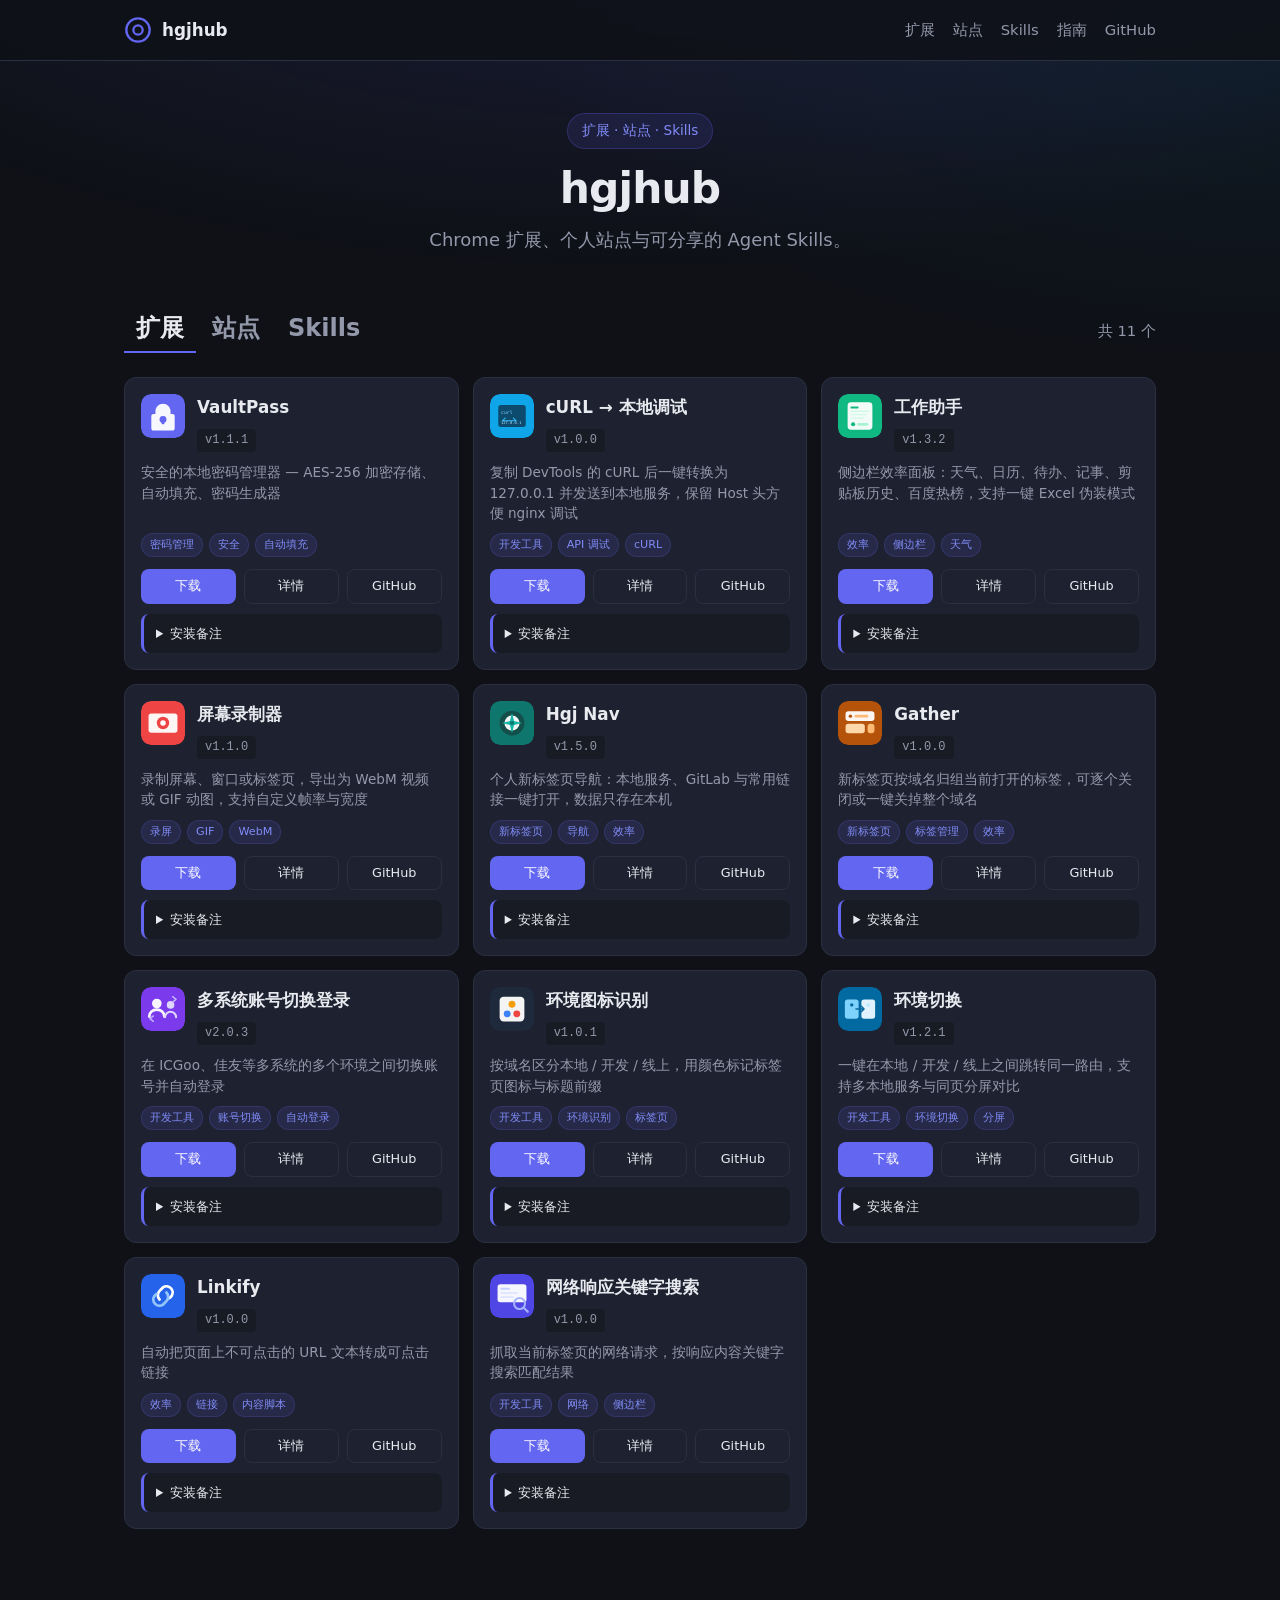
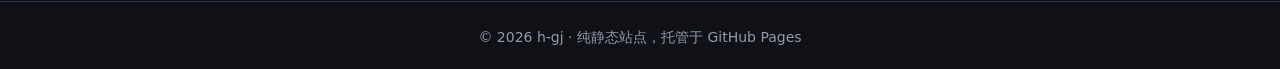
<file: index.html>
<!DOCTYPE html>
<html lang="zh-CN">
<head>
  <meta charset="UTF-8">
  <meta name="viewport" content="width=device-width, initial-scale=1.0">
  <meta name="description" content="h-gj 的公开货架：Chrome 扩展、个人站点与可分享的 Agent Skills">
  <title>hgjhub</title>
  <link rel="stylesheet" href="css/style.css?v=7">
  <link rel="icon" href="assets/icons/vault-pass.svg" type="image/svg+xml">
</head>
<body>
  <header class="site-header">
    <div class="container">
      <div class="header-inner">
        <a class="logo" href="./">
          <span class="logo-icon" aria-hidden="true">
            <svg viewBox="0 0 24 24" fill="none" stroke="currentColor" stroke-width="2">
              <circle cx="12" cy="12" r="10"/>
              <circle cx="12" cy="12" r="4"/>
            </svg>
          </span>
          <span id="site-title">hgjhub</span>
        </a>
        <nav class="header-nav">
          <a href="./#extensions">扩展</a>
          <a href="./#sites">站点</a>
          <a href="./#skills">Skills</a>
          <a href="install.html">指南</a>
          <a id="github-link" href="https://github.com/h-gj" target="_blank" rel="noopener">GitHub</a>
        </nav>
      </div>
    </div>
  </header>

  <main>
    <section class="hero">
      <div class="container">
        <p class="hero-badge" id="hero-badge">扩展 · 站点 · Skills</p>
        <h1 id="hero-title">hgjhub</h1>
        <p class="hero-subtitle" id="hero-subtitle">Chrome 扩展、个人站点与可分享的 Agent Skills。</p>
      </div>
    </section>

    <section class="extensions-section" id="catalog">
      <div class="container">
        <div class="section-head">
          <div class="catalog-tabs" role="tablist" aria-label="目录">
            <button type="button" class="catalog-tab" role="tab" id="tab-extensions" data-tab="extensions" aria-controls="home-catalog-grid" aria-selected="true">扩展</button>
            <button type="button" class="catalog-tab" role="tab" id="tab-sites" data-tab="sites" aria-controls="home-catalog-grid" aria-selected="false">站点</button>
            <button type="button" class="catalog-tab" role="tab" id="tab-skills" data-tab="skills" aria-controls="home-catalog-grid" aria-selected="false">Skills</button>
          </div>
          <p id="catalog-count">加载中…</p>
        </div>
        <p class="section-note" id="note-sites" hidden>标有「学习复刻」的站点是非官方学习件，与原站作者无关。</p>
        <p class="section-note" id="note-skills" hidden>下载 zip 后解压到 <code>~/.cursor/skills/&lt;name&gt;/</code>。详见<a href="install.html#skills">安装指南</a>。</p>
        <div class="extensions-grid" id="home-catalog-grid" role="tabpanel" aria-labelledby="tab-extensions" aria-live="polite"></div>
      </div>
    </section>
  </main>

  <footer class="site-footer">
    <div class="container">
      <p>© <span id="year"></span> <a id="footer-github" href="https://github.com/h-gj" target="_blank" rel="noopener">h-gj</a> · 纯静态站点，托管于 GitHub Pages</p>
    </div>
  </footer>

  <script src="js/shared.js?v=4"></script>
  <script src="js/main.js?v=4"></script>
</body>
</html>
</file>
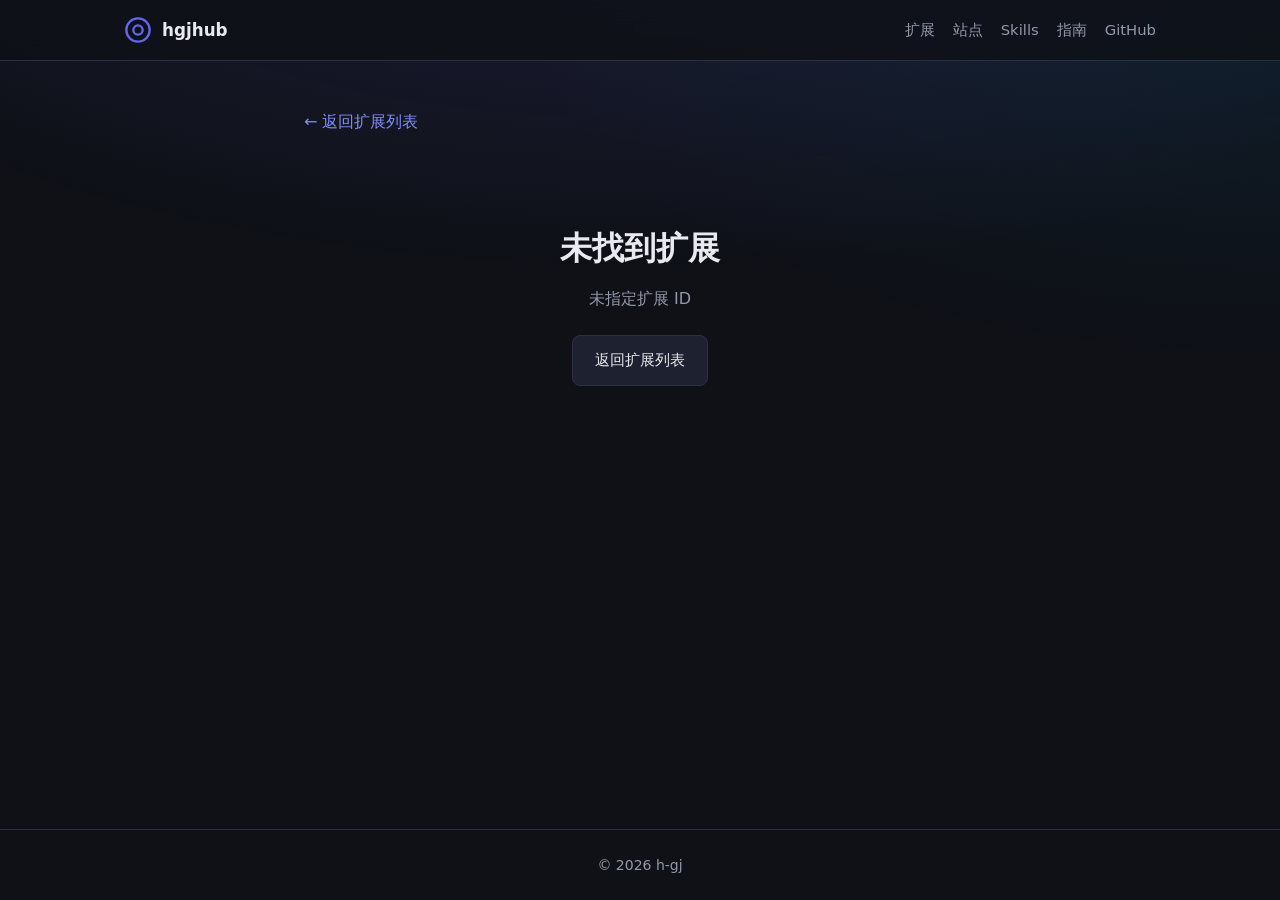
<file: detail.html>
<!DOCTYPE html>
<html lang="zh-CN">
<head>
  <meta charset="UTF-8">
  <meta name="viewport" content="width=device-width, initial-scale=1.0">
  <meta name="description" content="">
  <title>扩展详情 · hgjhub</title>
  <link rel="stylesheet" href="css/style.css?v=3">
  <link rel="icon" href="assets/icons/vault-pass.svg" type="image/svg+xml">
</head>
<body>
  <header class="site-header">
    <div class="container">
      <div class="header-inner">
        <a class="logo" href="./">
          <span class="logo-icon" aria-hidden="true">
            <svg viewBox="0 0 24 24" fill="none" stroke="currentColor" stroke-width="2">
              <circle cx="12" cy="12" r="10"/>
              <circle cx="12" cy="12" r="4"/>
            </svg>
          </span>
          <span id="site-title">hgjhub</span>
        </a>
        <nav class="header-nav">
          <a href="extensions.html">扩展</a>
          <a href="sites.html">站点</a>
          <a href="skills.html">Skills</a>
          <a href="install.html">指南</a>
          <a id="github-link" href="https://github.com/h-gj" target="_blank" rel="noopener">GitHub</a>
        </nav>
      </div>
    </div>
  </header>

  <main class="page-main" id="detail-main" aria-live="polite">
    <div class="container container-narrow">
      <p class="back-link back-link-top"><a href="extensions.html">← 返回扩展列表</a></p>
      <div id="detail-content">
        <p class="loading-text">加载中…</p>
      </div>
    </div>
  </main>

  <footer class="site-footer">
    <div class="container">
      <p>© <span id="year"></span> <a id="footer-github" href="https://github.com/h-gj" target="_blank" rel="noopener">h-gj</a></p>
    </div>
  </footer>

  <script src="js/shared.js?v=3"></script>
  <script src="js/detail.js?v=3"></script>
</body>
</html>
</file>
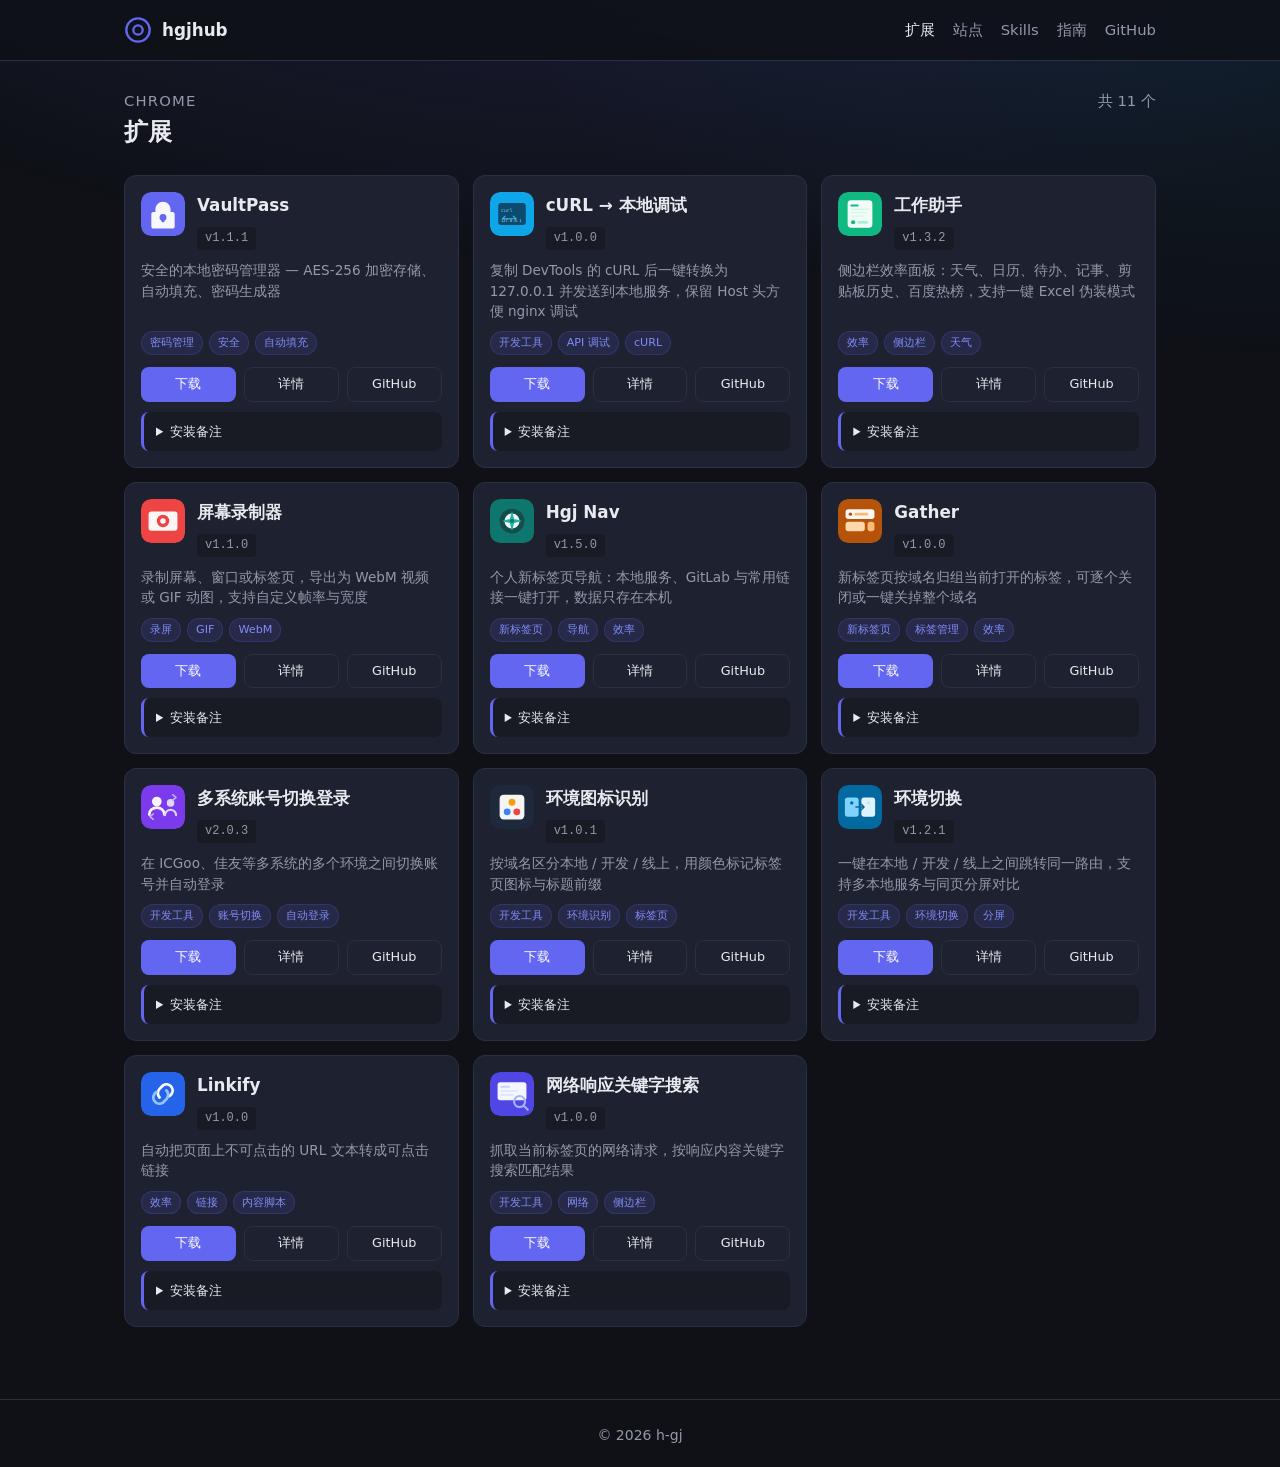
<file: extensions.html>
<!DOCTYPE html>
<html lang="zh-CN">
<head>
  <meta charset="UTF-8">
  <meta name="viewport" content="width=device-width, initial-scale=1.0">
  <meta name="description" content="h-gj 个人开发的 Chrome 浏览器扩展，免费开源下载">
  <title>扩展 · hgjhub</title>
  <link rel="stylesheet" href="css/style.css?v=4">
  <link rel="icon" href="assets/icons/vault-pass.svg" type="image/svg+xml">
</head>
<body>
  <header class="site-header">
    <div class="container">
      <div class="header-inner">
        <a class="logo" href="./">
          <span class="logo-icon" aria-hidden="true">
            <svg viewBox="0 0 24 24" fill="none" stroke="currentColor" stroke-width="2">
              <circle cx="12" cy="12" r="10"/>
              <circle cx="12" cy="12" r="4"/>
            </svg>
          </span>
          <span id="site-title">hgjhub</span>
        </a>
        <nav class="header-nav">
          <a href="extensions.html" aria-current="page">扩展</a>
          <a href="sites.html">站点</a>
          <a href="skills.html">Skills</a>
          <a href="install.html">指南</a>
          <a id="github-link" href="https://github.com/h-gj" target="_blank" rel="noopener">GitHub</a>
        </nav>
      </div>
    </div>
  </header>

  <main>
    <section class="extensions-section">
      <div class="container">
        <div class="section-head">
          <div>
            <p class="section-kicker">Chrome</p>
            <h2>扩展</h2>
          </div>
          <p id="catalog-count">加载中…</p>
        </div>
        <div class="extensions-grid" id="catalog-grid" data-catalog="extensions" aria-live="polite"></div>
      </div>
    </section>
  </main>

  <footer class="site-footer">
    <div class="container">
      <p>© <span id="year"></span> <a id="footer-github" href="https://github.com/h-gj" target="_blank" rel="noopener">h-gj</a></p>
    </div>
  </footer>

  <script src="js/shared.js?v=4"></script>
  <script src="js/main.js?v=4"></script>
</body>
</html>
</file>
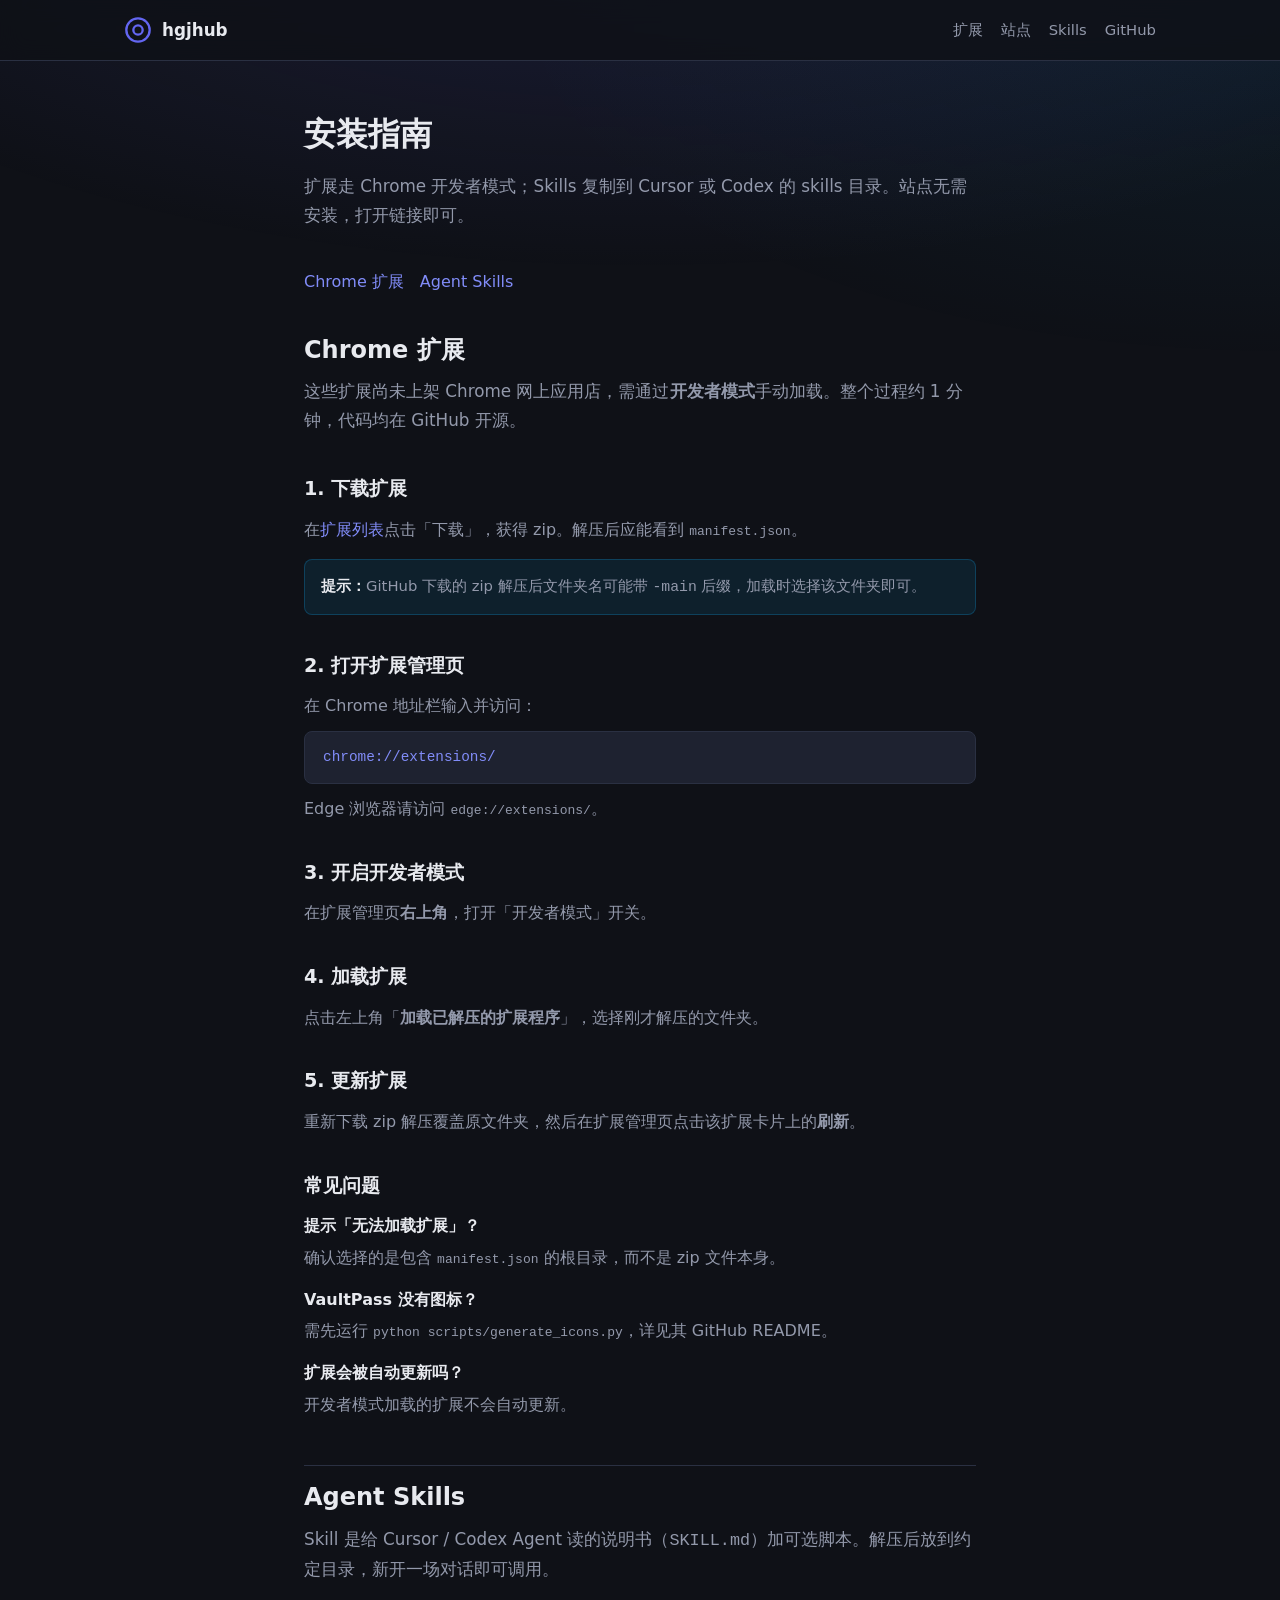
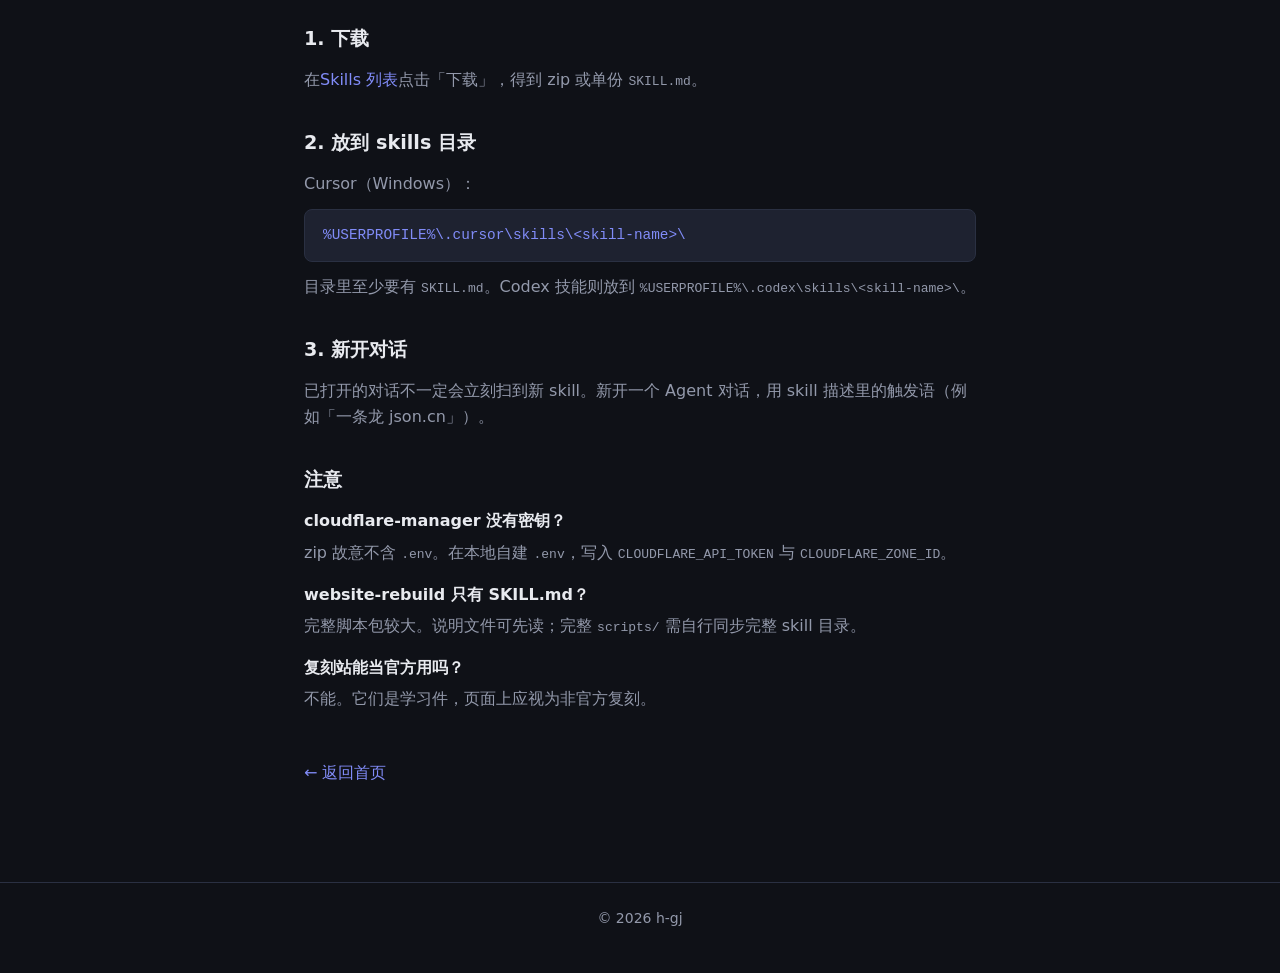
<file: install.html>
<!DOCTYPE html>
<html lang="zh-CN">
<head>
  <meta charset="UTF-8">
  <meta name="viewport" content="width=device-width, initial-scale=1.0">
  <meta name="description" content="hgjhub：Chrome 扩展开发者模式安装，以及 Cursor / Codex Agent Skills 安装">
  <title>安装指南 · hgjhub</title>
  <link rel="stylesheet" href="css/style.css?v=3">
  <link rel="icon" href="assets/icons/vault-pass.svg" type="image/svg+xml">
</head>
<body>
  <header class="site-header">
    <div class="container">
      <div class="header-inner">
        <a class="logo" href="./">
          <span class="logo-icon" aria-hidden="true">
            <svg viewBox="0 0 24 24" fill="none" stroke="currentColor" stroke-width="2">
              <circle cx="12" cy="12" r="10"/>
              <circle cx="12" cy="12" r="4"/>
            </svg>
          </span>
          <span>hgjhub</span>
        </a>
        <nav class="header-nav">
          <a href="extensions.html">扩展</a>
          <a href="sites.html">站点</a>
          <a href="skills.html">Skills</a>
          <a href="https://github.com/h-gj" target="_blank" rel="noopener">GitHub</a>
        </nav>
      </div>
    </div>
  </header>

  <main class="page-main">
    <div class="container container-narrow">
      <h1>安装指南</h1>
      <p class="page-lead">扩展走 Chrome 开发者模式；Skills 复制到 Cursor 或 Codex 的 skills 目录。站点无需安装，打开链接即可。</p>

      <p class="guide-toc">
        <a href="#extensions">Chrome 扩展</a>
        <a href="#skills">Agent Skills</a>
      </p>

      <h2 class="guide-anchor" id="extensions">Chrome 扩展</h2>
      <p class="page-lead">这些扩展尚未上架 Chrome 网上应用店，需通过<strong>开发者模式</strong>手动加载。整个过程约 1 分钟，代码均在 GitHub 开源。</p>

      <article class="guide-block">
        <h2>1. 下载扩展</h2>
        <p>在<a href="extensions.html">扩展列表</a>点击「下载」，获得 zip。解压后应能看到 <code>manifest.json</code>。</p>
        <div class="callout callout-info">
          <strong>提示：</strong>GitHub 下载的 zip 解压后文件夹名可能带 <code>-main</code> 后缀，加载时选择该文件夹即可。
        </div>
      </article>

      <article class="guide-block">
        <h2>2. 打开扩展管理页</h2>
        <p>在 Chrome 地址栏输入并访问：</p>
        <pre class="code-block">chrome://extensions/</pre>
        <p>Edge 浏览器请访问 <code>edge://extensions/</code>。</p>
      </article>

      <article class="guide-block">
        <h2>3. 开启开发者模式</h2>
        <p>在扩展管理页<strong>右上角</strong>，打开「开发者模式」开关。</p>
      </article>

      <article class="guide-block">
        <h2>4. 加载扩展</h2>
        <p>点击左上角「<strong>加载已解压的扩展程序</strong>」，选择刚才解压的文件夹。</p>
      </article>

      <article class="guide-block">
        <h2>5. 更新扩展</h2>
        <p>重新下载 zip 解压覆盖原文件夹，然后在扩展管理页点击该扩展卡片上的<strong>刷新</strong>。</p>
      </article>

      <article class="guide-block">
        <h2>常见问题</h2>
        <dl class="faq-list">
          <dt>提示「无法加载扩展」？</dt>
          <dd>确认选择的是包含 <code>manifest.json</code> 的根目录，而不是 zip 文件本身。</dd>
          <dt>VaultPass 没有图标？</dt>
          <dd>需先运行 <code>python scripts/generate_icons.py</code>，详见其 GitHub README。</dd>
          <dt>扩展会被自动更新吗？</dt>
          <dd>开发者模式加载的扩展不会自动更新。</dd>
        </dl>
      </article>

      <h2 class="guide-anchor" id="skills">Agent Skills</h2>
      <p class="page-lead">Skill 是给 Cursor / Codex Agent 读的说明书（<code>SKILL.md</code>）加可选脚本。解压后放到约定目录，新开一场对话即可调用。</p>

      <article class="guide-block">
        <h2>1. 下载</h2>
        <p>在<a href="skills.html">Skills 列表</a>点击「下载」，得到 zip 或单份 <code>SKILL.md</code>。</p>
      </article>

      <article class="guide-block">
        <h2>2. 放到 skills 目录</h2>
        <p>Cursor（Windows）：</p>
        <pre class="code-block">%USERPROFILE%\.cursor\skills\&lt;skill-name&gt;\</pre>
        <p>目录里至少要有 <code>SKILL.md</code>。Codex 技能则放到 <code>%USERPROFILE%\.codex\skills\&lt;skill-name&gt;\</code>。</p>
      </article>

      <article class="guide-block">
        <h2>3. 新开对话</h2>
        <p>已打开的对话不一定会立刻扫到新 skill。新开一个 Agent 对话，用 skill 描述里的触发语（例如「一条龙 json.cn」）。</p>
      </article>

      <article class="guide-block">
        <h2>注意</h2>
        <dl class="faq-list">
          <dt>cloudflare-manager 没有密钥？</dt>
          <dd>zip 故意不含 <code>.env</code>。在本地自建 <code>.env</code>，写入 <code>CLOUDFLARE_API_TOKEN</code> 与 <code>CLOUDFLARE_ZONE_ID</code>。</dd>
          <dt>website-rebuild 只有 SKILL.md？</dt>
          <dd>完整脚本包较大。说明文件可先读；完整 <code>scripts/</code> 需自行同步完整 skill 目录。</dd>
          <dt>复刻站能当官方用吗？</dt>
          <dd>不能。它们是学习件，页面上应视为非官方复刻。</dd>
        </dl>
      </article>

      <p class="back-link"><a href="./">← 返回首页</a></p>
    </div>
  </main>

  <footer class="site-footer">
    <div class="container">
      <p>© <span id="year"></span> <a href="https://github.com/h-gj" target="_blank" rel="noopener">h-gj</a></p>
    </div>
  </footer>

  <script src="js/shared.js?v=3"></script>
</body>
</html>
</file>
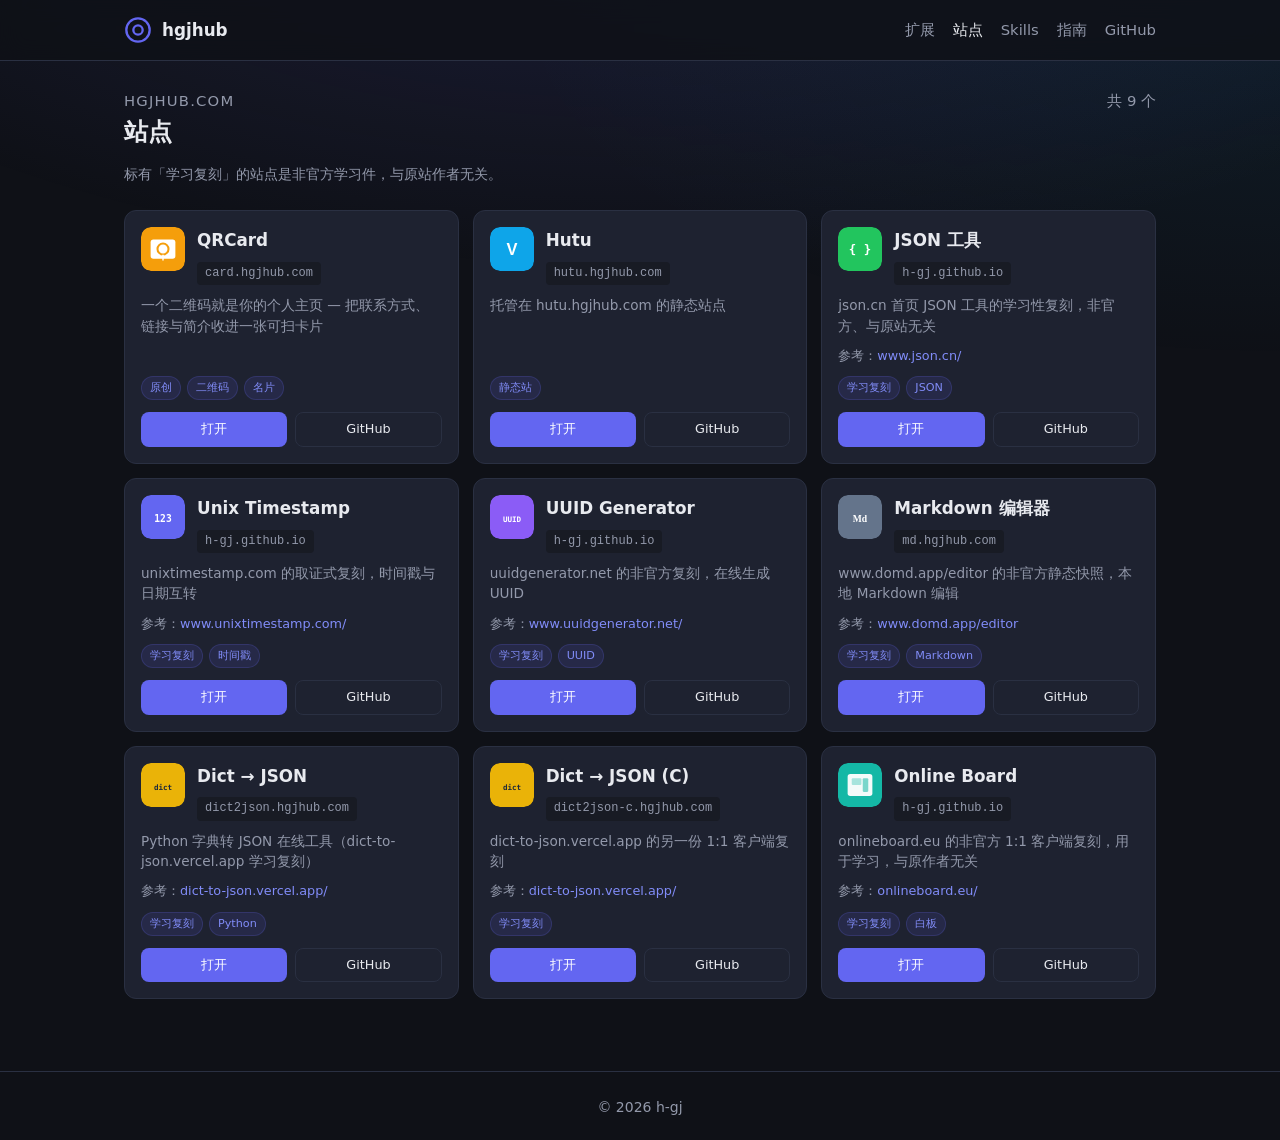
<file: sites.html>
<!DOCTYPE html>
<html lang="zh-CN">
<head>
  <meta charset="UTF-8">
  <meta name="viewport" content="width=device-width, initial-scale=1.0">
  <meta name="description" content="h-gj 的个人站点与学习复刻">
  <title>站点 · hgjhub</title>
  <link rel="stylesheet" href="css/style.css?v=4">
  <link rel="icon" href="assets/icons/vault-pass.svg" type="image/svg+xml">
</head>
<body>
  <header class="site-header">
    <div class="container">
      <div class="header-inner">
        <a class="logo" href="./">
          <span class="logo-icon" aria-hidden="true">
            <svg viewBox="0 0 24 24" fill="none" stroke="currentColor" stroke-width="2">
              <circle cx="12" cy="12" r="10"/>
              <circle cx="12" cy="12" r="4"/>
            </svg>
          </span>
          <span id="site-title">hgjhub</span>
        </a>
        <nav class="header-nav">
          <a href="extensions.html">扩展</a>
          <a href="sites.html" aria-current="page">站点</a>
          <a href="skills.html">Skills</a>
          <a href="install.html">指南</a>
          <a id="github-link" href="https://github.com/h-gj" target="_blank" rel="noopener">GitHub</a>
        </nav>
      </div>
    </div>
  </header>

  <main>
    <section class="extensions-section">
      <div class="container">
        <div class="section-head">
          <div>
            <p class="section-kicker">hgjhub.com</p>
            <h2>站点</h2>
          </div>
          <p id="catalog-count">加载中…</p>
        </div>
        <p class="section-note">标有「学习复刻」的站点是非官方学习件，与原站作者无关。</p>
        <div class="extensions-grid" id="catalog-grid" data-catalog="sites" aria-live="polite"></div>
      </div>
    </section>
  </main>

  <footer class="site-footer">
    <div class="container">
      <p>© <span id="year"></span> <a id="footer-github" href="https://github.com/h-gj" target="_blank" rel="noopener">h-gj</a></p>
    </div>
  </footer>

  <script src="js/shared.js?v=4"></script>
  <script src="js/main.js?v=4"></script>
</body>
</html>
</file>
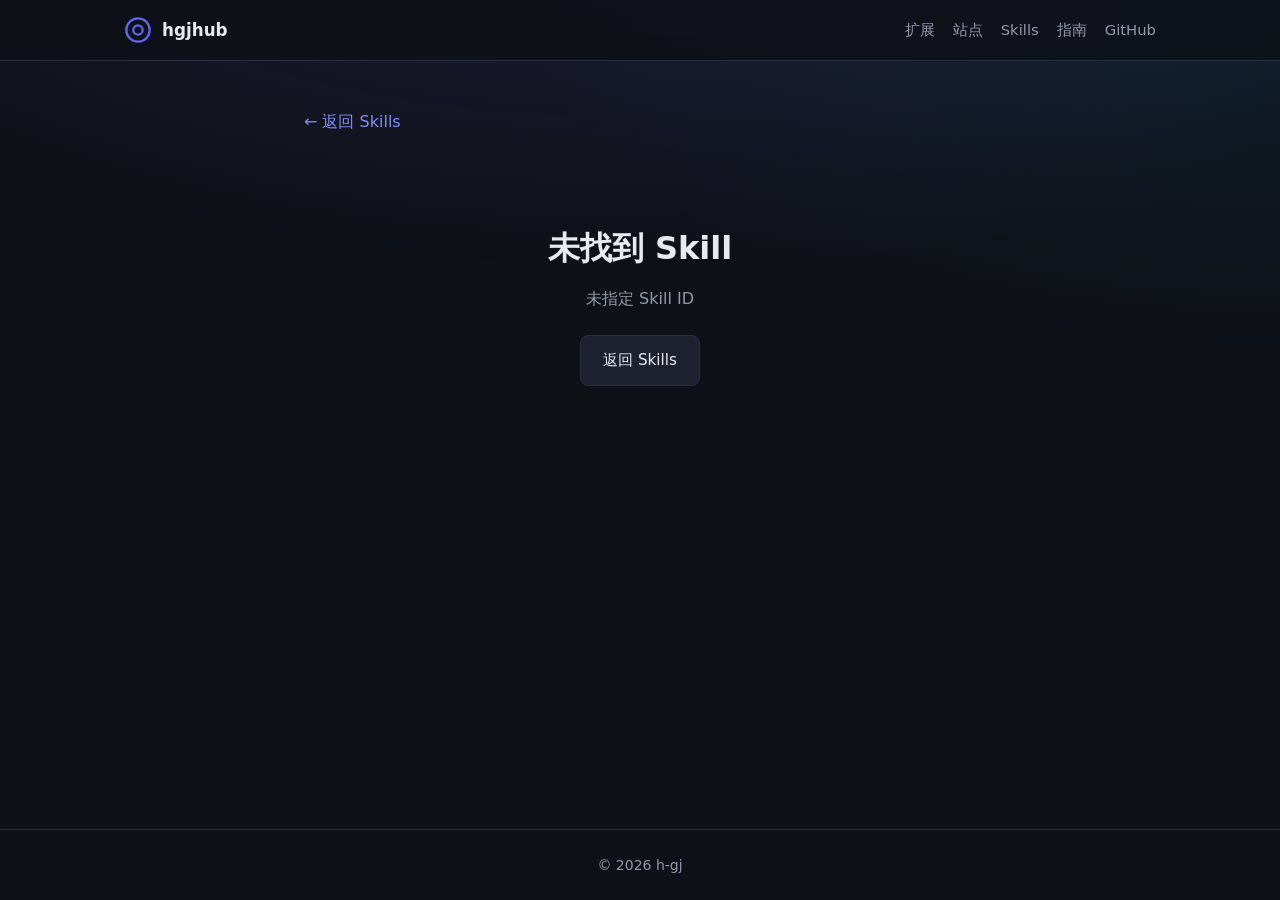
<file: skill.html>
<!DOCTYPE html>
<html lang="zh-CN">
<head>
  <meta charset="UTF-8">
  <meta name="viewport" content="width=device-width, initial-scale=1.0">
  <meta name="description" content="">
  <title>Skill · hgjhub</title>
  <link rel="stylesheet" href="css/style.css?v=3">
  <link rel="icon" href="assets/icons/vault-pass.svg" type="image/svg+xml">
</head>
<body>
  <header class="site-header">
    <div class="container">
      <div class="header-inner">
        <a class="logo" href="./">
          <span class="logo-icon" aria-hidden="true">
            <svg viewBox="0 0 24 24" fill="none" stroke="currentColor" stroke-width="2">
              <circle cx="12" cy="12" r="10"/>
              <circle cx="12" cy="12" r="4"/>
            </svg>
          </span>
          <span id="site-title">hgjhub</span>
        </a>
        <nav class="header-nav">
          <a href="extensions.html">扩展</a>
          <a href="sites.html">站点</a>
          <a href="skills.html">Skills</a>
          <a href="install.html">指南</a>
          <a id="github-link" href="https://github.com/h-gj" target="_blank" rel="noopener">GitHub</a>
        </nav>
      </div>
    </div>
  </header>

  <main class="page-main" aria-live="polite">
    <div class="container container-narrow">
      <p class="back-link back-link-top"><a href="skills.html">← 返回 Skills</a></p>
      <div id="detail-content">
        <p class="loading-text">加载中…</p>
      </div>
    </div>
  </main>

  <footer class="site-footer">
    <div class="container">
      <p>© <span id="year"></span> <a id="footer-github" href="https://github.com/h-gj" target="_blank" rel="noopener">h-gj</a></p>
    </div>
  </footer>

  <script src="js/shared.js?v=3"></script>
  <script src="js/skill.js?v=3"></script>
</body>
</html>
</file>
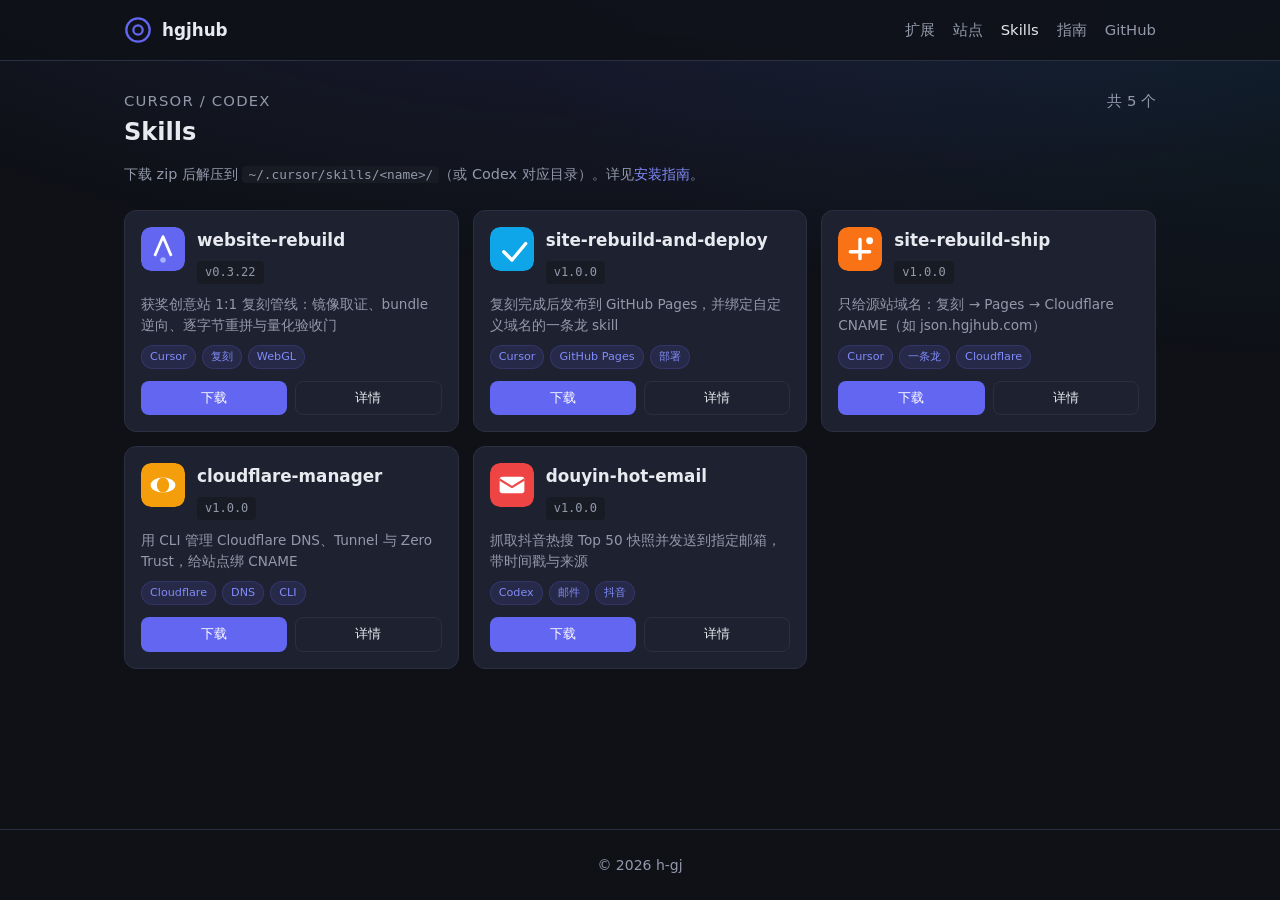
<file: skills.html>
<!DOCTYPE html>
<html lang="zh-CN">
<head>
  <meta charset="UTF-8">
  <meta name="viewport" content="width=device-width, initial-scale=1.0">
  <meta name="description" content="可分享的 Cursor / Codex Agent Skills">
  <title>Skills · hgjhub</title>
  <link rel="stylesheet" href="css/style.css?v=4">
  <link rel="icon" href="assets/icons/vault-pass.svg" type="image/svg+xml">
</head>
<body>
  <header class="site-header">
    <div class="container">
      <div class="header-inner">
        <a class="logo" href="./">
          <span class="logo-icon" aria-hidden="true">
            <svg viewBox="0 0 24 24" fill="none" stroke="currentColor" stroke-width="2">
              <circle cx="12" cy="12" r="10"/>
              <circle cx="12" cy="12" r="4"/>
            </svg>
          </span>
          <span id="site-title">hgjhub</span>
        </a>
        <nav class="header-nav">
          <a href="extensions.html">扩展</a>
          <a href="sites.html">站点</a>
          <a href="skills.html" aria-current="page">Skills</a>
          <a href="install.html">指南</a>
          <a id="github-link" href="https://github.com/h-gj" target="_blank" rel="noopener">GitHub</a>
        </nav>
      </div>
    </div>
  </header>

  <main>
    <section class="extensions-section">
      <div class="container">
        <div class="section-head">
          <div>
            <p class="section-kicker">Cursor / Codex</p>
            <h2>Skills</h2>
          </div>
          <p id="catalog-count">加载中…</p>
        </div>
        <p class="section-note">下载 zip 后解压到 <code>~/.cursor/skills/&lt;name&gt;/</code>（或 Codex 对应目录）。详见<a href="install.html#skills">安装指南</a>。</p>
        <div class="extensions-grid" id="catalog-grid" data-catalog="skills" aria-live="polite"></div>
      </div>
    </section>
  </main>

  <footer class="site-footer">
    <div class="container">
      <p>© <span id="year"></span> <a id="footer-github" href="https://github.com/h-gj" target="_blank" rel="noopener">h-gj</a></p>
    </div>
  </footer>

  <script src="js/shared.js?v=4"></script>
  <script src="js/main.js?v=4"></script>
</body>
</html>
</file>
<file: css/style.css>
:root {
  --bg: #0f1117;
  --bg-elevated: #181b24;
  --bg-card: #1e2230;
  --border: #2a3042;
  --text: #e8eaef;
  --text-muted: #9399ab;
  --accent: #6366f1;
  --accent-hover: #818cf8;
  --accent-soft: rgba(99, 102, 241, 0.12);
  --success: #10b981;
  --radius: 14px;
  --radius-sm: 8px;
  --shadow: 0 8px 32px rgba(0, 0, 0, 0.35);
  --font: "Segoe UI", system-ui, -apple-system, "PingFang SC", "Microsoft YaHei", sans-serif;
  --font-mono: "Cascadia Code", "Fira Code", Consolas, monospace;
  --max-width: 1080px;
}

*, *::before, *::after {
  box-sizing: border-box;
}

html {
  scroll-behavior: smooth;
}

body {
  margin: 0;
  font-family: var(--font);
  background: var(--bg);
  color: var(--text);
  line-height: 1.6;
  min-height: 100vh;
  display: flex;
  flex-direction: column;
}

body::before {
  content: "";
  position: fixed;
  inset: 0;
  background:
    radial-gradient(ellipse 80% 50% at 50% -20%, rgba(99, 102, 241, 0.18), transparent),
    radial-gradient(ellipse 60% 40% at 100% 0%, rgba(14, 165, 233, 0.08), transparent);
  pointer-events: none;
  z-index: -1;
}

a {
  color: var(--accent-hover);
  text-decoration: none;
}

a:hover {
  text-decoration: underline;
}

.container {
  width: 100%;
  max-width: var(--max-width);
  margin: 0 auto;
  padding: 0 24px;
}

.container-narrow {
  max-width: 720px;
}

/* Header */
.site-header {
  position: sticky;
  top: 0;
  z-index: 100;
  background: rgba(15, 17, 23, 0.85);
  backdrop-filter: blur(12px);
  border-bottom: 1px solid var(--border);
}

.header-inner {
  display: flex;
  align-items: center;
  justify-content: space-between;
  height: 60px;
}

.logo {
  display: flex;
  align-items: center;
  gap: 10px;
  color: var(--text);
  font-weight: 600;
  font-size: 1.05rem;
  text-decoration: none;
}

.logo:hover {
  text-decoration: none;
  color: var(--accent-hover);
}

.logo-icon {
  display: flex;
  width: 28px;
  height: 28px;
  color: var(--accent);
}

.logo-icon svg {
  width: 100%;
  height: 100%;
}

.header-nav {
  display: flex;
  gap: 18px;
  flex-wrap: wrap;
  justify-content: flex-end;
}

.header-nav a {
  color: var(--text-muted);
  font-size: 0.925rem;
  text-decoration: none;
}

.header-nav a:hover {
  color: var(--text);
}

/* Hero */
.hero {
  padding: 52px 0 28px;
  text-align: center;
}

.hero-badge {
  display: inline-block;
  padding: 6px 14px;
  border-radius: 999px;
  background: var(--accent-soft);
  color: var(--accent-hover);
  font-size: 0.85rem;
  font-weight: 500;
  margin: 0 0 16px;
  border: 1px solid rgba(99, 102, 241, 0.25);
}

.hero h1 {
  font-size: clamp(1.85rem, 4.2vw, 2.65rem);
  font-weight: 700;
  letter-spacing: -0.02em;
  margin: 0 0 12px;
  line-height: 1.15;
}

.hero-subtitle {
  color: var(--text-muted);
  font-size: 1.125rem;
  max-width: 540px;
  margin: 0 auto;
}

.hero-actions {
  display: flex;
  gap: 12px;
  justify-content: center;
  flex-wrap: wrap;
}

.catalog-tabs {
  display: flex;
  align-items: baseline;
  gap: 4px;
  flex-wrap: wrap;
}

.catalog-tab {
  margin: 0;
  padding: 4px 12px 8px;
  border: none;
  border-bottom: 2px solid transparent;
  background: none;
  color: var(--text-muted);
  font: inherit;
  font-size: 1.5rem;
  font-weight: 600;
  line-height: 1.2;
  cursor: pointer;
}

.catalog-tab:hover {
  color: var(--text);
}

.catalog-tab[aria-selected="true"] {
  color: var(--text);
  border-bottom-color: var(--accent);
}

.header-nav a[aria-current="page"] {
  color: var(--text);
}

.section-kicker {
  margin: 0 0 4px;
  font-size: 0.75rem;
  letter-spacing: 0.08em;
  text-transform: uppercase;
  color: var(--accent-hover);
}

.section-note {
  margin: -12px 0 24px;
  color: var(--text-muted);
  font-size: 0.9rem;
}

.section-note code {
  font-family: var(--font-mono);
  font-size: 0.8rem;
  background: var(--bg-elevated);
  padding: 1px 6px;
  border-radius: 4px;
}

.ext-source {
  margin: 0;
  font-size: 0.8rem;
  color: var(--text-muted);
}

.guide-toc {
  display: flex;
  gap: 16px;
  margin: 0 0 36px;
}

.guide-anchor {
  font-size: 1.5rem;
  margin: 48px 0 8px;
  padding-top: 12px;
  border-top: 1px solid var(--border);
}

.guide-anchor:first-of-type {
  margin-top: 0;
  border-top: none;
  padding-top: 0;
}

/* Buttons */
.btn {
  display: inline-flex;
  align-items: center;
  justify-content: center;
  gap: 8px;
  padding: 12px 22px;
  border-radius: var(--radius-sm);
  font-size: 0.95rem;
  font-weight: 500;
  text-decoration: none;
  border: 1px solid transparent;
  cursor: pointer;
  transition: background 0.15s, border-color 0.15s, transform 0.1s;
}

.btn:hover {
  text-decoration: none;
  transform: translateY(-1px);
}

.btn-primary {
  background: var(--accent);
  color: #fff;
}

.btn-primary:hover {
  background: var(--accent-hover);
  color: #fff;
}

.btn-secondary {
  background: var(--bg-card);
  color: var(--text);
  border-color: var(--border);
}

.btn-secondary:hover {
  background: var(--bg-elevated);
  border-color: #3d4660;
  color: var(--text);
}

.btn-sm {
  padding: 8px 16px;
  font-size: 0.875rem;
}

/* Extensions section */
.extensions-section {
  padding: 28px 0 72px;
}

.section-head {
  display: flex;
  align-items: baseline;
  justify-content: space-between;
  margin-bottom: 24px;
  gap: 16px;
  flex-wrap: wrap;
}

.section-head h2 {
  margin: 0;
  font-size: 1.5rem;
}

.section-head p {
  margin: 0;
  color: var(--text-muted);
  font-size: 0.925rem;
}

.extensions-grid {
  display: grid;
  grid-template-columns: repeat(auto-fill, minmax(260px, 1fr));
  gap: 14px;
}

/* Extension card */
.ext-card {
  position: relative;
  background: var(--bg-card);
  border: 1px solid var(--border);
  border-radius: 12px;
  padding: 16px;
  display: flex;
  flex-direction: column;
  gap: 10px;
  transition: border-color 0.2s, box-shadow 0.2s;
}

.ext-card-link {
  position: absolute;
  inset: 0;
  border-radius: 12px;
  z-index: 0;
}

.ext-card-link:focus-visible {
  outline: 2px solid var(--accent);
  outline-offset: 2px;
}

.ext-card > *:not(.ext-card-link) {
  position: relative;
  z-index: 1;
}

.ext-card .ext-actions .btn,
.ext-card .ext-note,
.ext-card h3 a {
  position: relative;
  z-index: 2;
}

.ext-meta h3 a {
  color: inherit;
  text-decoration: none;
}

.ext-meta h3 a:hover {
  color: var(--accent-hover);
}

.ext-card:hover {
  border-color: #3d4660;
  box-shadow: var(--shadow);
}

.ext-card-header {
  display: flex;
  gap: 12px;
  align-items: flex-start;
}

.ext-icon {
  width: 44px;
  height: 44px;
  border-radius: 10px;
  flex-shrink: 0;
  object-fit: cover;
}

.ext-meta h3 {
  margin: 0 0 4px;
  font-size: 1.05rem;
  font-weight: 600;
}

.ext-version {
  display: inline-block;
  font-size: 0.75rem;
  color: var(--text-muted);
  background: var(--bg-elevated);
  padding: 2px 8px;
  border-radius: 4px;
  font-family: var(--font-mono);
}

.ext-desc {
  margin: 0;
  color: var(--text-muted);
  font-size: 0.85rem;
  line-height: 1.5;
  flex: 1;
}

.ext-tags {
  display: flex;
  flex-wrap: wrap;
  gap: 6px;
}

.ext-tag {
  font-size: 0.7rem;
  padding: 2px 8px;
  border-radius: 999px;
  background: var(--accent-soft);
  color: var(--accent-hover);
  border: 1px solid rgba(99, 102, 241, 0.2);
}

.ext-actions {
  display: flex;
  gap: 8px;
  margin-top: auto;
  padding-top: 2px;
}

.ext-actions .btn {
  flex: 1;
  padding: 6px 12px;
  font-size: 0.8rem;
}

.ext-note {
  margin: 0;
  font-size: 0.8rem;
  color: var(--text-muted);
  padding: 10px 12px;
  background: var(--bg-elevated);
  border-radius: var(--radius-sm);
  border-left: 3px solid var(--accent);
  line-height: 1.5;
}

.ext-note summary {
  cursor: pointer;
  font-weight: 500;
  color: var(--text);
}

.ext-note[open] summary {
  margin-bottom: 6px;
}

/* Install preview */
.install-preview {
  padding: 0 0 80px;
}

.install-card {
  background: var(--bg-card);
  border: 1px solid var(--border);
  border-radius: var(--radius);
  padding: 32px;
}

.install-card h2 {
  margin: 0 0 20px;
  font-size: 1.25rem;
}

.install-steps {
  margin: 0 0 24px;
  padding-left: 1.25rem;
  color: var(--text-muted);
}

.install-steps li {
  margin-bottom: 8px;
}

.install-steps code {
  background: var(--bg-elevated);
  padding: 2px 7px;
  border-radius: 4px;
  font-family: var(--font-mono);
  font-size: 0.875rem;
  color: var(--accent-hover);
}

/* Guide page */
.page-main {
  padding: 48px 0 80px;
  flex: 1;
}

.page-main h1 {
  font-size: 2rem;
  margin: 0 0 12px;
}

.page-lead {
  color: var(--text-muted);
  font-size: 1.05rem;
  margin: 0 0 40px;
  line-height: 1.7;
}

.guide-block {
  margin-bottom: 36px;
}

.guide-block h2 {
  font-size: 1.2rem;
  margin: 0 0 12px;
}

.guide-block p {
  color: var(--text-muted);
  margin: 0 0 12px;
}

.code-block {
  background: var(--bg-card);
  border: 1px solid var(--border);
  border-radius: var(--radius-sm);
  padding: 14px 18px;
  font-family: var(--font-mono);
  font-size: 0.9rem;
  color: var(--accent-hover);
  overflow-x: auto;
  margin: 12px 0;
}

.callout {
  padding: 14px 16px;
  border-radius: var(--radius-sm);
  font-size: 0.925rem;
  margin: 16px 0;
}

.callout-info {
  background: rgba(14, 165, 233, 0.1);
  border: 1px solid rgba(14, 165, 233, 0.25);
  color: var(--text-muted);
}

.callout strong {
  color: var(--text);
}

.faq-list {
  margin: 0;
}

.faq-list dt {
  font-weight: 600;
  color: var(--text);
  margin-top: 16px;
}

.faq-list dt:first-child {
  margin-top: 0;
}

.faq-list dd {
  margin: 6px 0 0;
  color: var(--text-muted);
}

.back-link {
  margin-top: 48px;
}

.back-link-top {
  margin: 0 0 24px;
}

.loading-text {
  color: var(--text-muted);
  text-align: center;
  padding: 48px 0;
}

/* Detail page */
.detail-hero {
  display: flex;
  gap: 24px;
  align-items: flex-start;
  margin-bottom: 40px;
  padding-bottom: 32px;
  border-bottom: 1px solid var(--border);
}

.detail-icon {
  width: 80px;
  height: 80px;
  border-radius: 18px;
  flex-shrink: 0;
}

.detail-hero-text h1 {
  font-size: clamp(1.75rem, 4vw, 2.25rem);
  margin: 0 0 10px;
  letter-spacing: -0.02em;
}

.detail-desc {
  color: var(--text-muted);
  font-size: 1.05rem;
  margin: 0 0 16px;
  line-height: 1.6;
}

.detail-meta {
  display: flex;
  align-items: center;
  gap: 12px;
  flex-wrap: wrap;
  margin-bottom: 20px;
}

.detail-actions {
  display: flex;
  gap: 10px;
  flex-wrap: wrap;
}

.detail-section {
  margin-bottom: 36px;
}

.detail-section h2 {
  font-size: 1.15rem;
  margin: 0 0 14px;
  color: var(--text);
}

.detail-overview {
  color: var(--text-muted);
  font-size: 1.02rem;
  line-height: 1.75;
  margin: 0;
}

.detail-list {
  margin: 0;
  padding-left: 1.25rem;
  color: var(--text-muted);
}

.detail-list li {
  margin-bottom: 8px;
  line-height: 1.6;
}

ol.detail-list {
  padding-left: 1.4rem;
}

.shortcut-table {
  width: 100%;
  border-collapse: collapse;
  font-size: 0.925rem;
}

.shortcut-table td {
  padding: 10px 12px;
  border-bottom: 1px solid var(--border);
  color: var(--text-muted);
}

.shortcut-table tr:last-child td {
  border-bottom: none;
}

.shortcut-table kbd {
  display: inline-block;
  padding: 4px 10px;
  border-radius: 6px;
  background: var(--bg-elevated);
  border: 1px solid var(--border);
  font-family: var(--font-mono);
  font-size: 0.85rem;
  color: var(--text);
  white-space: nowrap;
}

.detail-not-found {
  text-align: center;
  padding: 64px 0;
}

.detail-not-found h1 {
  margin: 0 0 12px;
}

.detail-not-found p {
  color: var(--text-muted);
  margin: 0 0 24px;
}

/* Footer */
.site-footer {
  margin-top: auto;
  border-top: 1px solid var(--border);
  padding: 24px 0;
}

.site-footer p {
  margin: 0;
  text-align: center;
  color: var(--text-muted);
  font-size: 0.875rem;
}

.site-footer a {
  color: var(--text-muted);
}

.site-footer a:hover {
  color: var(--accent-hover);
}

/* Error state */
.error-message {
  grid-column: 1 / -1;
  text-align: center;
  padding: 48px;
  color: var(--text-muted);
  background: var(--bg-card);
  border-radius: var(--radius);
  border: 1px dashed var(--border);
}

/* Responsive */
@media (max-width: 600px) {
  .hero {
    padding: 36px 0 20px;
  }

  .catalog-tab {
    font-size: 1.2rem;
    padding: 4px 8px 8px;
  }

  .ext-actions,
  .detail-actions {
    flex-direction: column;
  }

  .detail-hero {
    flex-direction: column;
    align-items: center;
    text-align: center;
  }

  .detail-meta {
    justify-content: center;
  }

  .install-card {
    padding: 24px 20px;
  }
}
</file>
